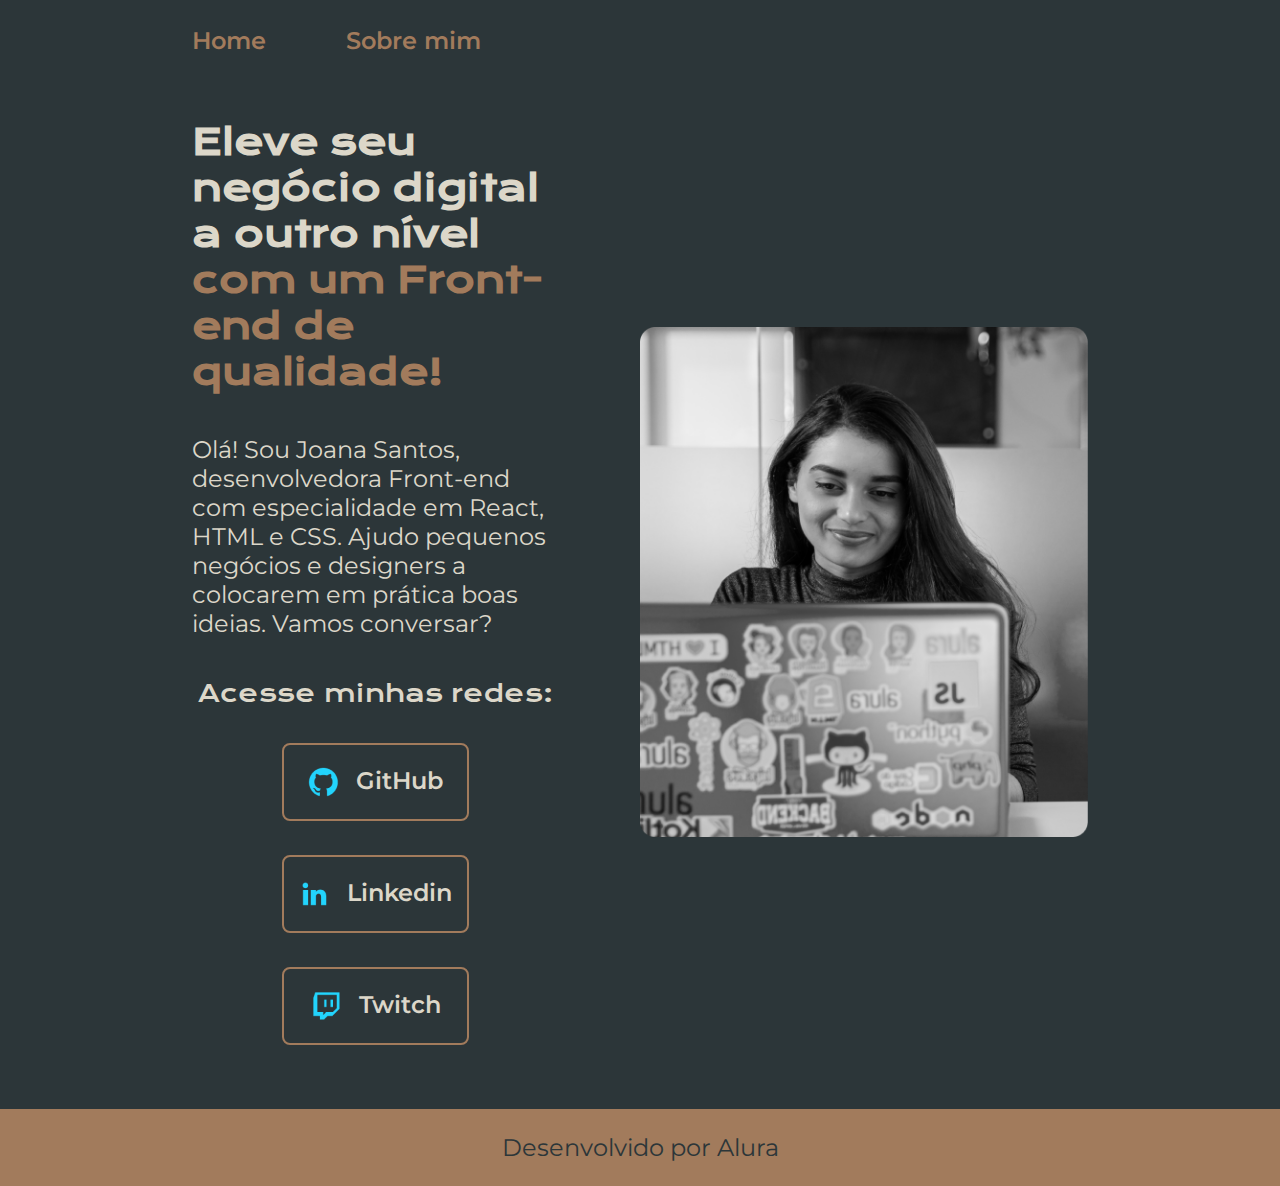
<file: index.html>
<!DOCTYPE html>
<html lang="pt-br">
<head>
    <meta charset="UTF-8">
    <meta http-equiv="X-UA-Compatible" content="IE=edge">
    <meta name="viewport" content="width=device-width, initial-scale=1.0">
    <title>Portifólio</title>
    <link rel="stylesheet" href="./styles/styles.css">
</head>
<body>
    <header class="cabecalho">
        <nav class="cabecalho__menu">
            <a class="cabecalho__menu__link" href="index.html">Home</a>
            <a class="cabecalho__menu__link" href="about.html">Sobre mim</a>
        </nav>
    </header>
    <main class="apresentacao"> 
        <section class="apresentacao__conteudo">
            <h1 class="apresentacao__conteudo__titulo">Eleve seu negócio digital a outro nível <strong class="titulo-destaque">com um Front-end de qualidade!</strong></h1>
            <p class="apresentacao__conteudo__texto">Olá! Sou Joana Santos, desenvolvedora Front-end com especialidade em React, HTML e CSS. Ajudo pequenos negócios e designers a colocarem em prática boas ideias. Vamos conversar?</p>
            <div class="apresentacao__links">
                <h2 class="apresentacao__links__subtitulo">Acesse minhas redes:</h2>
                <a class="apresentacao__links__navegacao" href="https://github.com">
                    <img src="./assets/github.png">
                    GitHub
                </a>
                <a class="apresentacao__links__navegacao" href="https://linkedin.com">
                    <img src="./assets/linkedin.png">
                    Linkedin
                </a>
                <a class="apresentacao__links__navegacao" href="https://twitch.tv">
                    <img src="./assets/twitch.png">
                    Twitch
                </a>
                
        </div>
    </section>
        <img class="apresentacao__imagem" src="./assets/Rectangle 47.png" alt="Joana programando">
    </main>
    <footer class="rodape">
        <p>Desenvolvido por Alura</p>
    </footer>
</body>
</html>
</file>
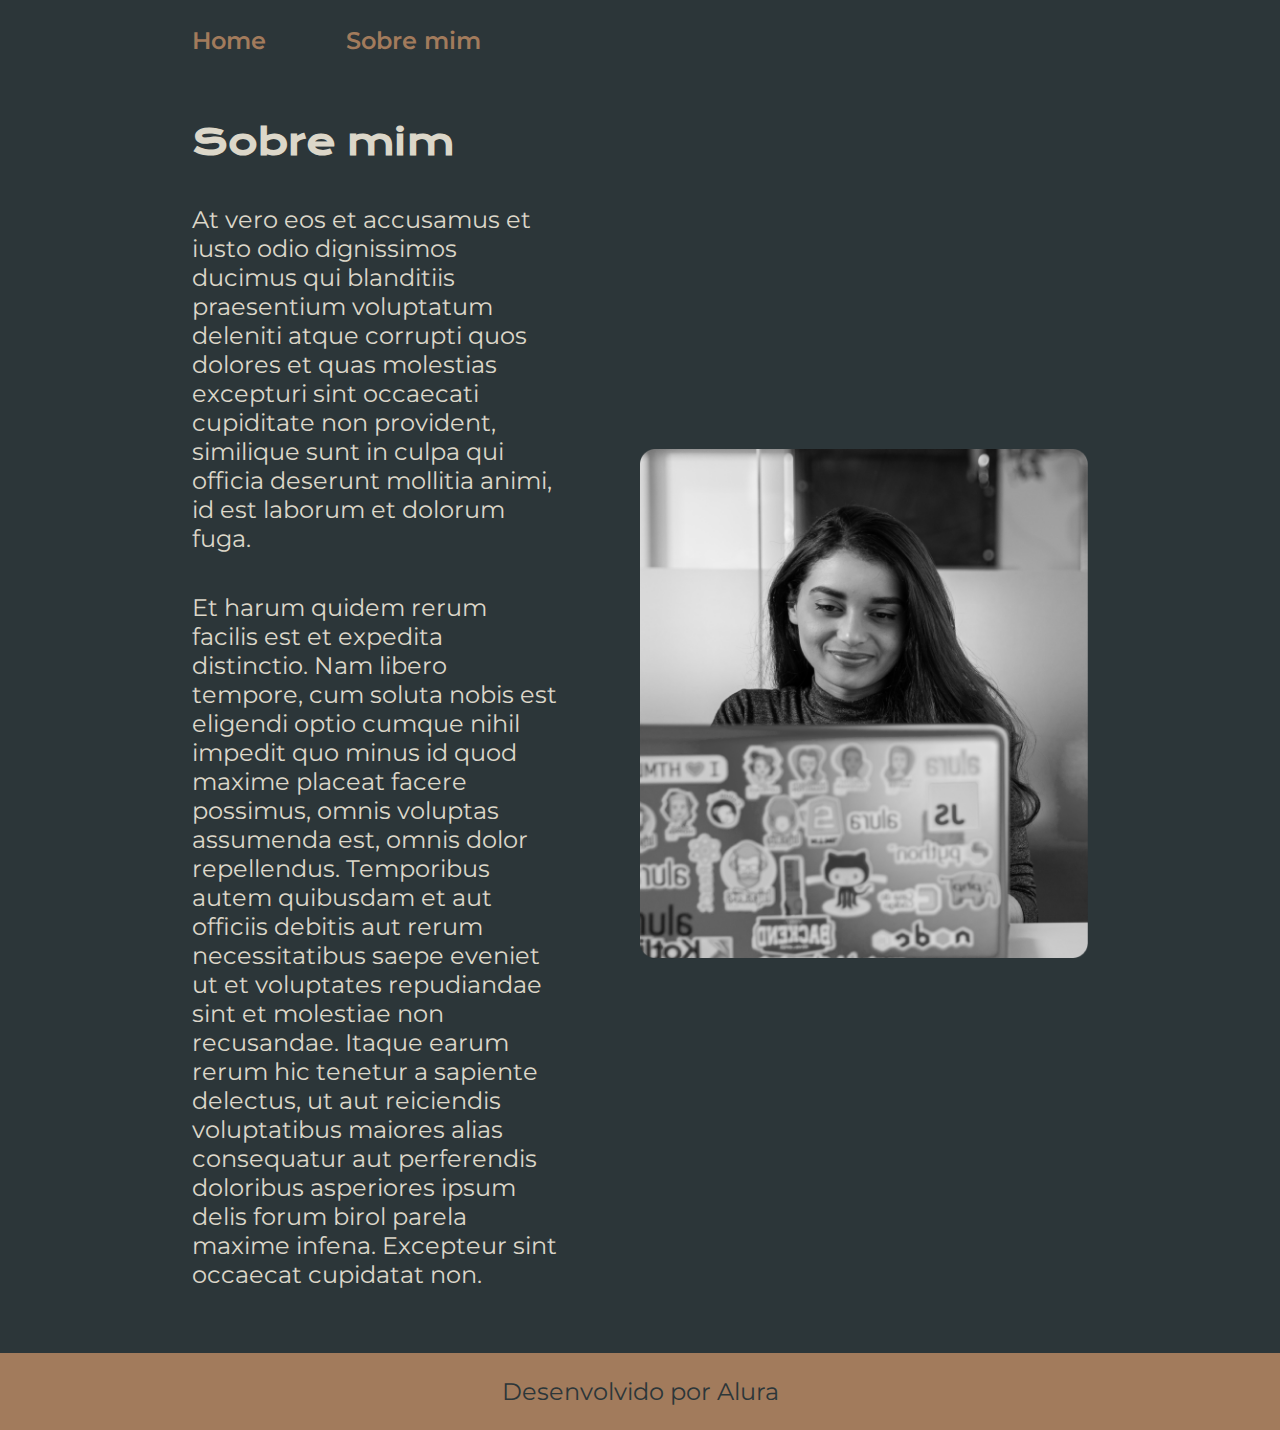
<file: about.html>
<!DOCTYPE html>
<html lang="pt-br">
<head>
    <meta charset="UTF-8">
    <meta name="viewport" content="width=device-width, initial-scale=1.0">
    <title>Sobre mim</title>
    <link rel="stylesheet" href="./styles/styles.css">
</head>
<body>
    <header class="cabecalho">
        <nav class="cabecalho__menu">
            <a class="cabecalho__menu__link" href="index.html">Home</a>
            <a class="cabecalho__menu__link" href="about.html">Sobre mim</a>
        </nav>
    </header>

    <main class="apresentacao">
        <section class="apresentacao__conteudo">
            <h1 class="apresentacao__conteudo__titulo">Sobre mim</h1>
            <p class="apresentacao__conteudo__texto">At vero eos et accusamus et iusto odio dignissimos ducimus qui blanditiis praesentium voluptatum deleniti atque corrupti quos dolores et quas molestias excepturi sint occaecati cupiditate non provident, similique sunt in culpa qui officia deserunt mollitia animi, id est laborum et dolorum fuga.</p>
            <p class="apresentacao__conteudo__texto">Et harum quidem rerum facilis est et expedita distinctio. Nam libero tempore, cum soluta nobis est eligendi optio cumque nihil impedit quo minus id quod maxime placeat facere possimus, omnis voluptas assumenda est, omnis dolor repellendus. Temporibus autem quibusdam et aut officiis debitis aut rerum necessitatibus saepe eveniet ut et voluptates repudiandae sint et molestiae non recusandae. Itaque earum rerum hic tenetur a sapiente delectus, ut aut reiciendis voluptatibus maiores alias consequatur aut perferendis doloribus asperiores ipsum delis forum birol parela maxime infena. Excepteur sint occaecat cupidatat non.</p>
        </section>
        <img class="apresentacao__imagem" src="./assets/Rectangle 47.png" alt="Joana programando">
    </main>
    <footer class="rodape">
        <p>Desenvolvido por Alura</p>
    </footer>
</body>
</html>
</file>
<file: styles/styles.css>
@import url('https://fonts.googleapis.com/css2?family=Krona+One&family=Montserrat:wght@100;400;600&display=swap');

:root{
    --cor-primaria: #2C3639;
    --cor-secundaria: #DCD7C9;
    --cor-terciaria: #A27B5C;
    --cor-hover: #3F4E4F;

    --fonte-primaria: 'Krona One', sans-serif;
    --fonte-secundaria: 'Montserrat', sans-serif;
}


*{
    margin: 0;
    padding:0;


}




body {
    /* height: 100vh; */
    box-sizing: border-box;
    background-color: var(--cor-primaria);
    color: var(--cor-secundaria);
}

.cabecalho {
    padding: 2% 0% 0% 15%;

}

.cabecalho__menu {
    display: flex;
    gap: 80px;
}

.cabecalho__menu__link {
    font-family: var(--fonte-secundaria);
    font-size: 1.5rem;
    font-weight: 600;
    color: var(--cor-terciaria);
    text-decoration: none;
}

.titulo-destaque {
    color: var(--cor-terciaria);
}

.apresentacao {
    padding: 5% 15%;
    display: flex;
    align-items: center;
    justify-content: space-between;
    gap: 82px;
}

.apresentacao__conteudo{
    width: 50%;
    display: flex;
    flex-direction: column;
    gap: 40px;
}

.apresentacao__conteudo__titulo{
    font-size: 2.25rem; 
    font-family: var(--fonte-primaria);
}

.apresentacao__conteudo__texto{
    font-size: 1.5rem; font-family: var(--fonte-secundaria);
}

.apresentacao__links {
    display: flex;
    flex-direction: column;
    justify-content: space-between;
    align-items: center;
    gap: 34px;
}

.apresentacao__links__subtitulo {
    font-family: var(--fonte-primaria);
    font-weight: 400;
    font-size: 1.5rem;
}


.apresentacao__links__navegacao {
    /* background-color: #22D4FD; */
    display: flex;
    justify-content: center;
    gap: 16px;
    border: 2px solid var(--cor-terciaria);
    width: 50%;
    text-align: center;
    border-radius: 8px;
    font-size: 1.5rem;
    font-weight: 600;
    padding: 21.1px 0px;
    text-decoration: none;
    color: var(--cor-secundaria);
    font-family: 'Montserrat', sans-serif;
}

.apresentacao__links__link:hover { /* o hover muda a estilização quando o mouse passa por cima de um elemento*/
    background-color: var(--cor-hover);
    color: var(--cor-terciaria);

}

.apresentacao__imagem {
    width: 50%;
}

.rodape {
    padding: 24px;
    color: var(--cor-primaria);
    background-color: var(--cor-terciaria);
    text-align: center;
    font-family: var(--fonte-secundaria);
    font-size: 1.5rem;
    font-weight: 400;

}

@media (max-width: 1200px) {
    .cabecalho{
        padding: 10%;
    }
    .cabecalho__menu{
        justify-content: center;
    }

    .apresentacao{
        flex-direction: column-reverse;
        padding: 5%;
    }

    .apresentacao__conteudo{
        width: auto;
    }
}
</file>
